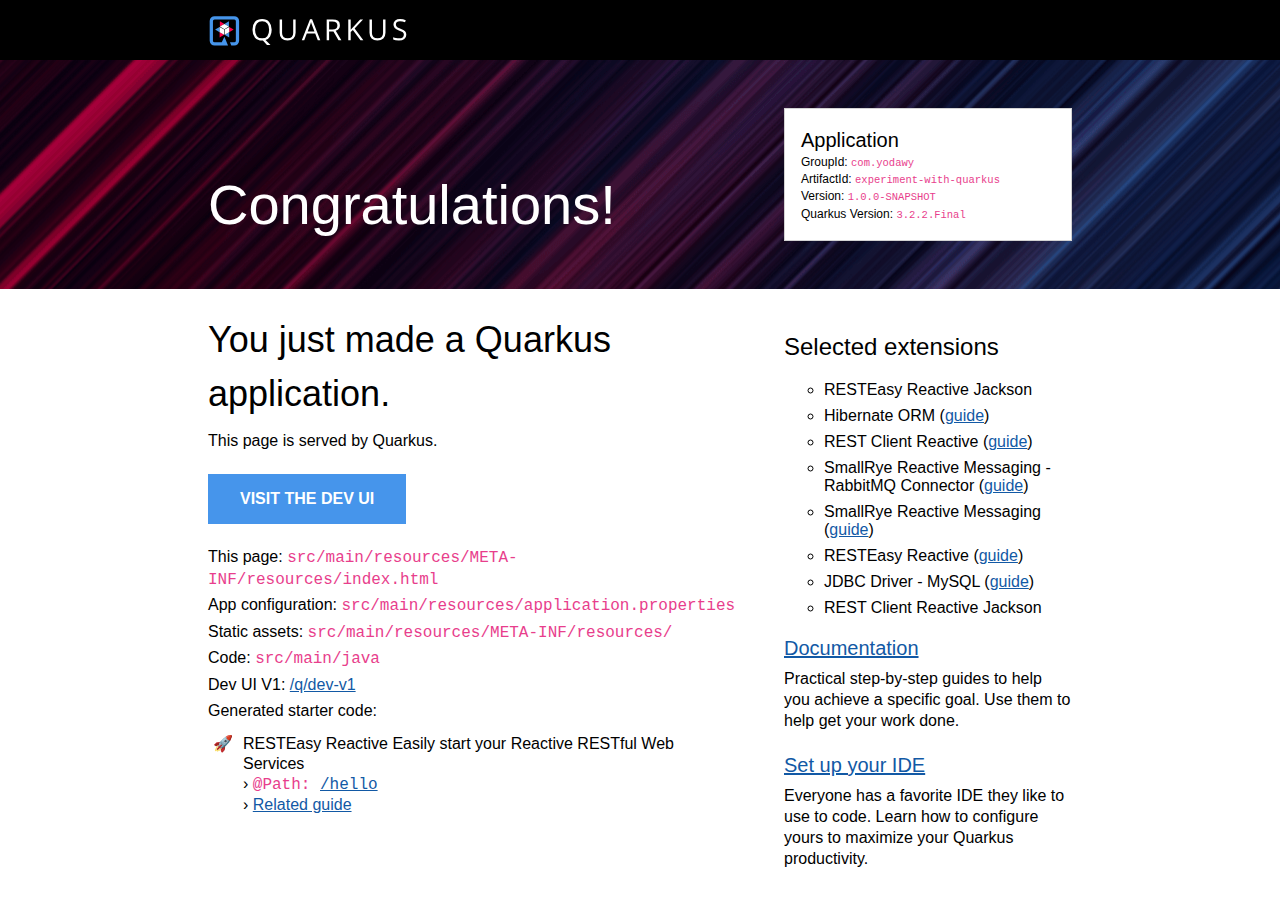
<file: src/main/resources/META-INF/resources/index.html>
<!DOCTYPE html>
<html lang="en">
    <head>
        <meta charset="UTF-8">
        <title>experiment-with-quarkus - 1.0.0-SNAPSHOT</title>
        <style>
            body {
                margin: 0;
                font-family: Roboto, "Helvetica Neue", Arial, sans-serif;
            }
            code {
                font-family: "Courier New", monospace;
                color: #e83e8c;
                word-break: break-word;
            }
            h1, h2, h3, h4, h5, h6 {
                margin-bottom: 0.5rem;
                font-weight: 400;
                line-height: 1.5;
            }
            h1 { font-size: 2.25rem; }
            h2 { font-size: 1.6rem }
            h3 { font-size: 1.5rem }
            h4 { font-size: 1.4rem }
            h5 { font-size: 1.25rem }
            h6 { font-size: 1rem }
            p {
                padding: .15rem 0;
                margin: 0;
                line-height: 1.3rem;
            }
            a {
                text-decoration: underline;
                color: #1259A5;
            }
            a:hover, a:active { color: #c00; }
            .grid {
                display: grid;
                grid-template-columns: repeat(12, 1fr);
                clear: both;
            }
            .header-wrapper {
                padding: 0 13rem;
                background: black;
            }
            .banner-wrapper {
                padding: 0 13rem;
                background: url([data-uri]) repeat-x, #0D1C2C;
            }
            .content-wrapper {
                padding: 0 13rem;
                background: white;
            }
            .header {
                background-position: 0 1rem;
                min-height: 60px;
                grid-column: span 12;
            }
            #quarkus-logo-svg {
                width: 200px;
                height: 30px;
                padding-top: 1rem;
            }
            .banner {
                grid-column: span 12;
                padding: 2rem 0;
            }
            .callout {
                color: white;
                font-size: 3.5rem;
                margin: 0;
                padding-top: 5rem;
                grid-column: span 8;
            }
            .app-details {
                margin: 1rem 0;
                border: 1px solid lightgrey;
                padding: 1rem;
                background: white;
                font-size: .75rem;
                font-weight: 300;
                grid-column: span 4;
            }
            .app-details code { font-size: 87.5%; }
            .app-details ul {
                list-style-type: none;
                padding: 0;
                margin: 0;
            }
            .app-details ul li { margin-bottom: 0.2rem; }
            .app-details h5 {
                margin: 0;
                padding: 0;
            }
            .left-column {
                grid-column: span 8;
                padding-right: 3rem;
            }
            .left-column p {
                padding: .15rem 0;
                margin: 0;
                font-weight: 300;
            }
            .left-column ul {
                margin: 0;
                padding: 10px 0 0 25px;
                list-style-type: "\1F680";
                font-weight: 300;
            }
            .left-column li { padding-left: 10px; }
            .left-column .cta-button {
                margin: 20px 0;
                display: inline-block;
                padding: 1rem 2rem;
                background-color: #4695EB;
                font-weight: 600;
                color: white;
                text-decoration: none;
                text-transform: uppercase;
            }
            .right-column {
                grid-column: span 4;
                margin-top: 1rem;
                font-weight: 200;
            }
            .right-column h5 {
                padding: 1rem 0 .25rem 0;
                margin: 0;
                font-weight: 300;
            }
            .right-column h3 { font-weight: 400;}
            .right-column ul {
                margin: 0;
                list-style-type: circle;
            }
            .right-column li {
                padding: .5rem 0 0 0;
            }
            .provided-code {
                line-height: 20px;
            }
            .provided-code b {
                font-weight: 400;
                margin-bottom: 15px;
            }
            @media screen and (max-width: 1023px) {
                .header-wrapper {
                    padding: 0 1rem;
                    background: black;
                }
                .banner-wrapper { padding: 0 1rem; }
                .content-wrapper {
                    padding: 0 1rem;
                    background: white;
                }
                .left-column {
                    grid-column: span 12;
                }
                .right-column {
                    grid-column: span 12;
                    margin: 3rem 0;
                }
                .callout {
                    color: white;
                    font-size: 3.5rem;
                    margin: 0;
                    padding: 1rem 0;
                    grid-column: span 12;
                }
                .app-details {
                    margin: 1rem 0;
                    border: 1px solid lightgrey;
                    padding: 1rem;
                    background: white;
                    font-size: 1rem;
                    font-weight: 300;
                    grid-column: span 12;
                }
            }
        </style>
    </head>
    <body>
        <div class="header-wrapper">
            <div class="grid">
                <div class="header">
                    <svg id="quarkus-logo-svg" data-name="Quarkus Logo" xmlns="http://www.w3.org/2000/svg" viewBox="0 0 1280 195">
                        <defs>
                            <style>.cls-1 {
                                fill: #fff;
                            }

                            .cls-2 {
                                fill: #4695eb;
                            }

                            .cls-3 {
                                fill: #ff004a;
                            }</style>
                        </defs>
                        <title>quarkus_logo_horizontal_rgb_1280px_reverse</title>
                        <path class="cls-1"
                              d="M404,89.39q0,25.9-10.49,43.07a52.31,52.31,0,0,1-29.61,23.24l32.3,33.39H373.29l-26.45-30.44-5.11.19q-30,0-46.27-18.22T279.17,89.2q0-32.93,16.34-51.05T341.92,20q29.24,0,45.66,18.45T404,89.39Zm-108.14,0q0,27.39,11.74,41.55t34.11,14.15q22.56,0,34.07-14.11t11.51-41.59q0-27.21-11.47-41.27T341.92,34.05q-22.56,0-34.3,14.16T295.88,89.39Z"/>
                        <path class="cls-1"
                              d="M559.56,22.15V109.4q0,23.05-14,36.25T507,158.84q-24.51,0-37.92-13.29T455.7,109V22.15h15.78v88q0,16.88,9.28,25.91t27.29,9q17.16,0,26.45-9.08T543.78,110V22.15Z"/>
                        <path class="cls-1"
                              d="M703.6,157,686.7,114.1H632.31L615.6,157h-16L653.29,21.6h13.27L719.93,157Zm-21.82-57L666,58.21q-3.07-7.92-6.32-19.46a172.55,172.55,0,0,1-5.85,19.46l-16,41.78Z"/>
                        <path class="cls-1"
                              d="M777.19,100.92V157H761.4V22.15h37.23q25,0,36.89,9.5t11.93,28.59q0,26.74-27.29,36.16L857,157H838.35l-32.86-56.07Zm0-13.47h21.62q16.71,0,24.51-6.6t7.79-19.78q0-13.37-7.93-19.27T797.7,35.89H777.19Z"/>
                        <path class="cls-1"
                              d="M999.75,157H981.18L931.71,91.6l-14.2,12.54V157H901.73V22.15h15.78V89l61.54-66.87h18.66L943.13,80.72Z"/>
                        <path class="cls-1"
                              d="M1143.69,22.15V109.4q0,23.05-14,36.25t-38.52,13.19q-24.5,0-37.92-13.29T1039.82,109V22.15h15.78v88q0,16.88,9.28,25.91t27.29,9q17.17,0,26.46-9.08t9.28-26.06V22.15Z"/>
                        <path class="cls-1"
                              d="M1279,121.11q0,17.8-13,27.76t-35.28,10q-24.13,0-37.13-6.18V137.53a97.82,97.82,0,0,0,18.2,5.53,95.67,95.67,0,0,0,19.49,2q15.78,0,23.76-6t8-16.55q0-7-2.83-11.48t-9.46-8.26q-6.65-3.78-20.19-8.58-18.94-6.72-27.06-16t-8.12-24.07q0-15.58,11.79-24.81t31.18-9.22a92.55,92.55,0,0,1,37.22,7.37l-4.91,13.65q-16.82-7-32.68-7-12.53,0-19.58,5.35t-7.06,14.85q0,7,2.6,11.48t8.77,8.21q6.18,3.73,18.89,8.26,21.36,7.56,29.38,16.23T1279,121.11Z"/>
                        <polygon class="cls-2" points="126.05 34.6 96.61 51.59 126.05 68.59 126.05 34.6"/>
                        <polygon class="cls-3" points="67.17 34.6 67.17 68.59 96.61 51.59 67.17 34.6"/>
                        <polygon class="cls-1" points="126.05 68.59 96.61 51.59 67.17 68.59 96.61 85.59 126.05 68.59"/>
                        <polygon class="cls-2" points="36.13 88.36 65.57 105.36 65.57 71.37 36.13 88.36"/>
                        <polygon class="cls-3" points="65.57 139.35 95.01 122.36 65.57 105.36 65.57 139.35"/>
                        <polygon class="cls-1" points="65.57 71.37 65.57 105.36 95.01 122.36 95.01 88.36 65.57 71.37"/>
                        <polygon class="cls-2" points="127.65 139.35 127.65 105.36 98.21 122.36 127.65 139.35"/>
                        <polygon class="cls-3" points="157.09 88.36 127.65 71.37 127.65 105.36 157.09 88.36"/>
                        <polygon class="cls-1" points="98.21 122.36 127.65 105.36 127.65 71.37 98.21 88.36 98.21 122.36"/>
                        <path class="cls-2"
                              d="M160.5,1H32.72A31.81,31.81,0,0,0,1,32.72V160.5a31.81,31.81,0,0,0,31.72,31.72h87.51L96.61,134.85,79.48,171.07H32.72A10.71,10.71,0,0,1,22.15,160.5V32.72A10.71,10.71,0,0,1,32.72,22.15H160.5a10.71,10.71,0,0,1,10.57,10.57V160.5a10.71,10.71,0,0,1-10.57,10.57H132.77l8.71,21.15h19a31.81,31.81,0,0,0,31.72-31.72V32.72A31.81,31.81,0,0,0,160.5,1Z"/>
                    </svg>
                </div>
            </div>
        </div>
        <div class="banner-wrapper">
            <div class="grid">
                <div class="banner">
                    <div class="grid">
                        <div class="callout">Congratulations!</div>
                        <div class="app-details">
                            <h5>Application</h5>
                            <ul>
                                <li>GroupId: <code>com.yodawy</code></li>
                                <li>ArtifactId: <code>experiment-with-quarkus</code></li>
                                <li>Version: <code>1.0.0-SNAPSHOT</code></li>
                                <li>Quarkus Version: <code>3.2.2.Final</code></li>
                            </ul>
                        </div>
                    </div>
                </div>
            </div>
        </div>
        <div class="content-wrapper">
            <div class="grid">
                <div class="left-column">
                    <h1>You just made a Quarkus application.</h1>
                    <p>This page is served by Quarkus.</p>
                    <a href="/q/dev-ui/" class="cta-button">Visit the Dev UI</a>
                    <p>This page: <code>src/main/resources/META-INF/resources/index.html</code></p>
                    <p>App configuration: <code>src/main/resources/application.properties</code></p>
                    <p>Static assets: <code>src/main/resources/META-INF/resources/</code></p>
                    <p>Code: <code>src/main/java</code></p>
                    <p>Dev UI V1: <a href="/q/dev-v1/">/q/dev-v1</a></p>
                    <p>Generated starter code:</p>
                    <ul class="provided-code">
                                <li class="provided-code">
            <b>RESTEasy Reactive</b>&nbsp;Easily start your Reactive RESTful Web Services
            <br />&rsaquo; <code>@Path: <a href="/hello" class="path-link" target="_blank">/hello</a></code>
            <br />&rsaquo; <a href="https://quarkus.io/guides/getting-started-reactive#reactive-jax-rs-resources" class="guide-link" target="_blank">Related guide</a>
        </li>

                    </ul>
                </div>
                <div class="right-column">
                    <h3>Selected extensions</h3>
                    <ul>
                        <li title="Jackson serialization support for RESTEasy Reactive. This extension is not compatible with the quarkus-resteasy extension, or any of the extensions that depend on it">RESTEasy Reactive Jackson</li>
                        <li title="Define your persistent model with Hibernate ORM and Jakarta Persistence">Hibernate ORM (<a href="https://quarkus.io/guides/hibernate-orm" target="_blank">guide</a>)</li>
                        <li title="Call REST services reactively">REST Client Reactive (<a href="https://quarkus.io/guides/rest-client-reactive" target="_blank">guide</a>)</li>
                        <li title="Connect to RabbitMQ with Reactive Messaging">SmallRye Reactive Messaging - RabbitMQ Connector (<a href="https://quarkus.io/guides/rabbitmq" target="_blank">guide</a>)</li>
                        <li title="Produce and consume messages and implement event driven and data streaming applications">SmallRye Reactive Messaging (<a href="https://quarkus.io/guides/reactive-messaging" target="_blank">guide</a>)</li>
                        <li title="A Jakarta REST implementation utilizing build time processing and Vert.x. This extension is not compatible with the quarkus-resteasy extension, or any of the extensions that depend on it.">RESTEasy Reactive (<a href="https://quarkus.io/guides/resteasy-reactive" target="_blank">guide</a>)</li>
                        <li title="Connect to the MySQL database via JDBC">JDBC Driver - MySQL (<a href="https://quarkus.io/guides/datasource" target="_blank">guide</a>)</li>
                        <li title="Jackson serialization support for REST Client Reactive">REST Client Reactive Jackson</li>
                    </ul>
                    <h5><a href="https://quarkus.io/guides/">Documentation</a></h5>
                    <p>Practical step-by-step guides to help you achieve a specific goal. Use them to help get your work
                        done.</p>
                    <h5><a href="https://quarkus.io/guides/maven-tooling">Set up your IDE</a></h5>
                    <p>Everyone has a favorite IDE they like to use to code. Learn how to configure yours to maximize your
                        Quarkus productivity.</p>
                </div>
            </div>
        </div>
    </body>
</html>
</file>
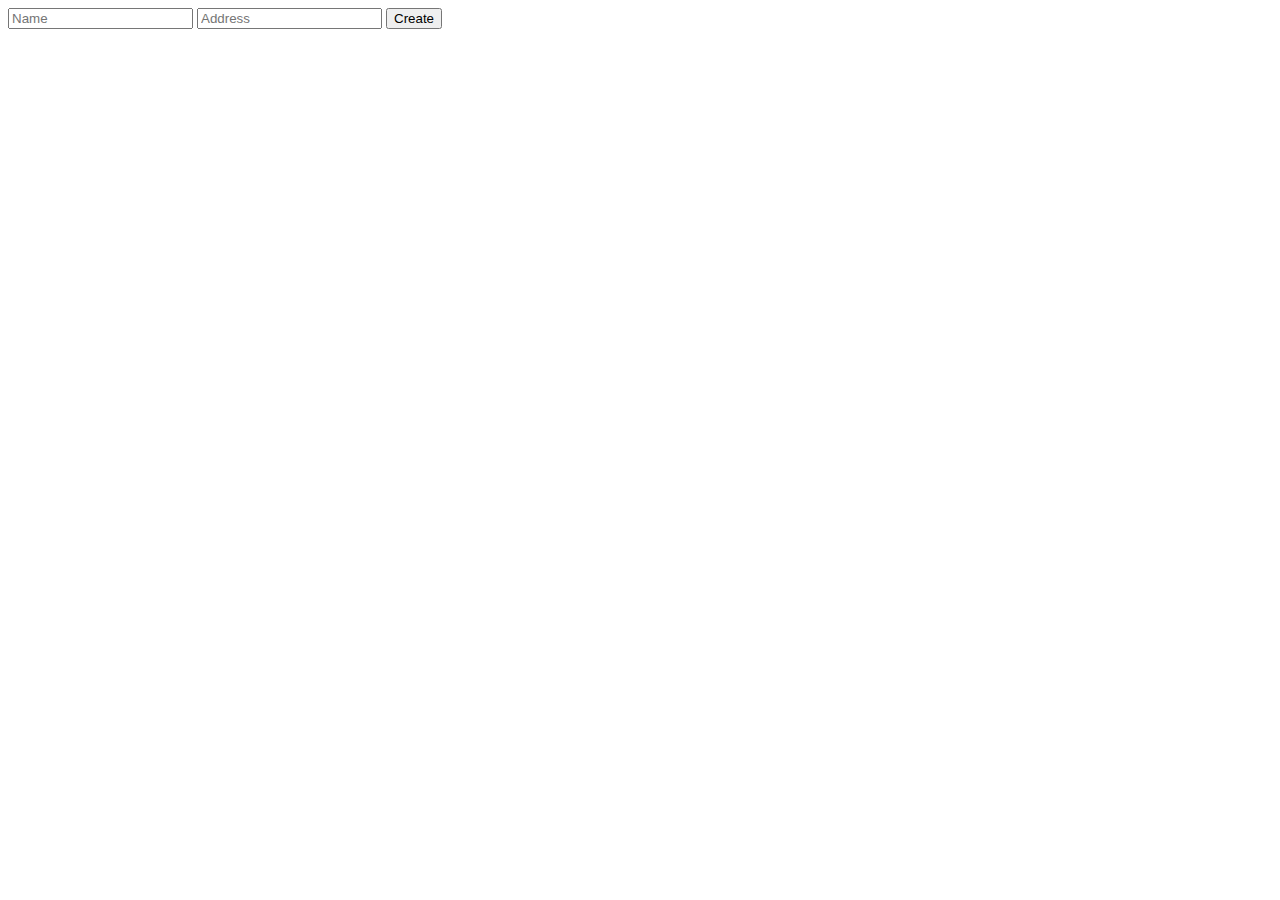
<file: src/main/resources/templates/pharmacy_creation.html>
<html>
<head>
    <title>Create a new database entry</title>
</head>
<body>
    <form action="/pharmacies/create_html" method="post" target="_blank" enctype="application/x-www-form-urlencoded">
        <input type="text" name="name" placeholder="Name">
        <input type="text" name="address" placeholder="Address">
        <input type="submit" value="Create">
    </form>
</body>
</html>
</file>
